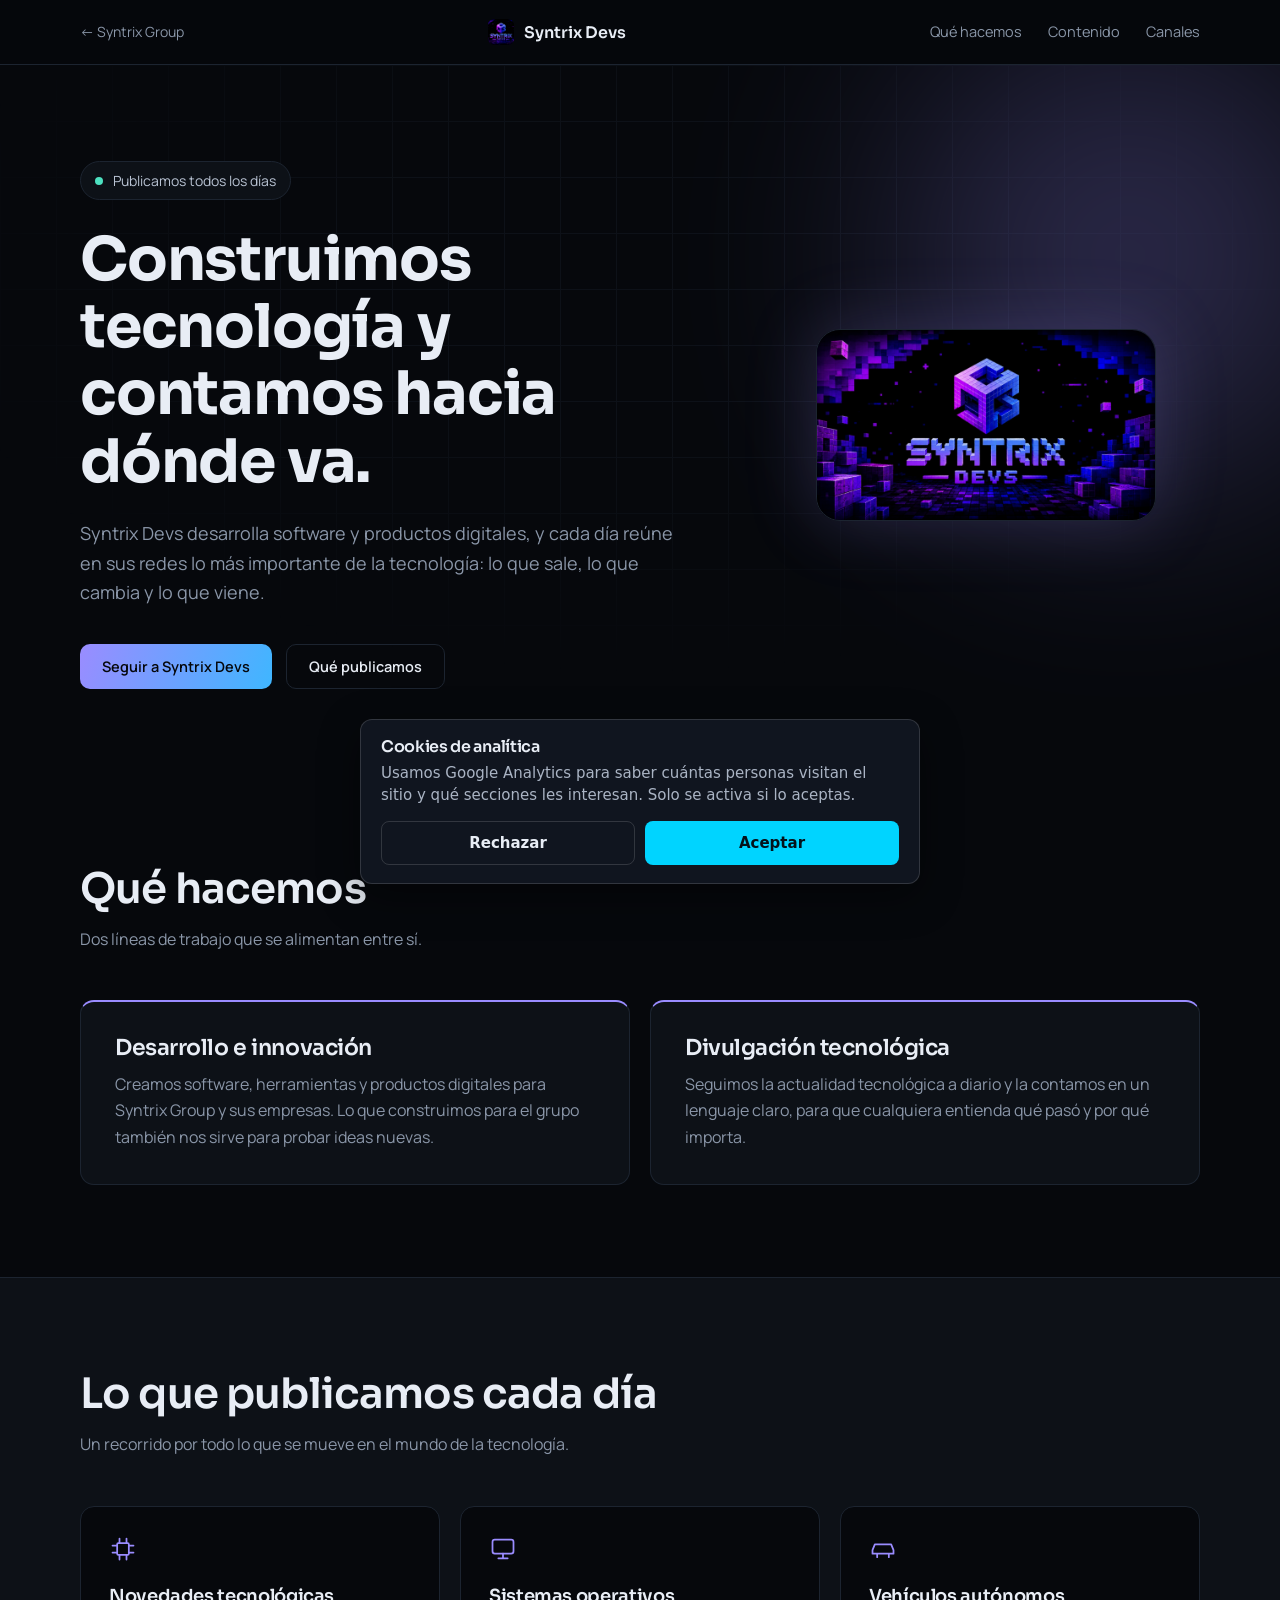
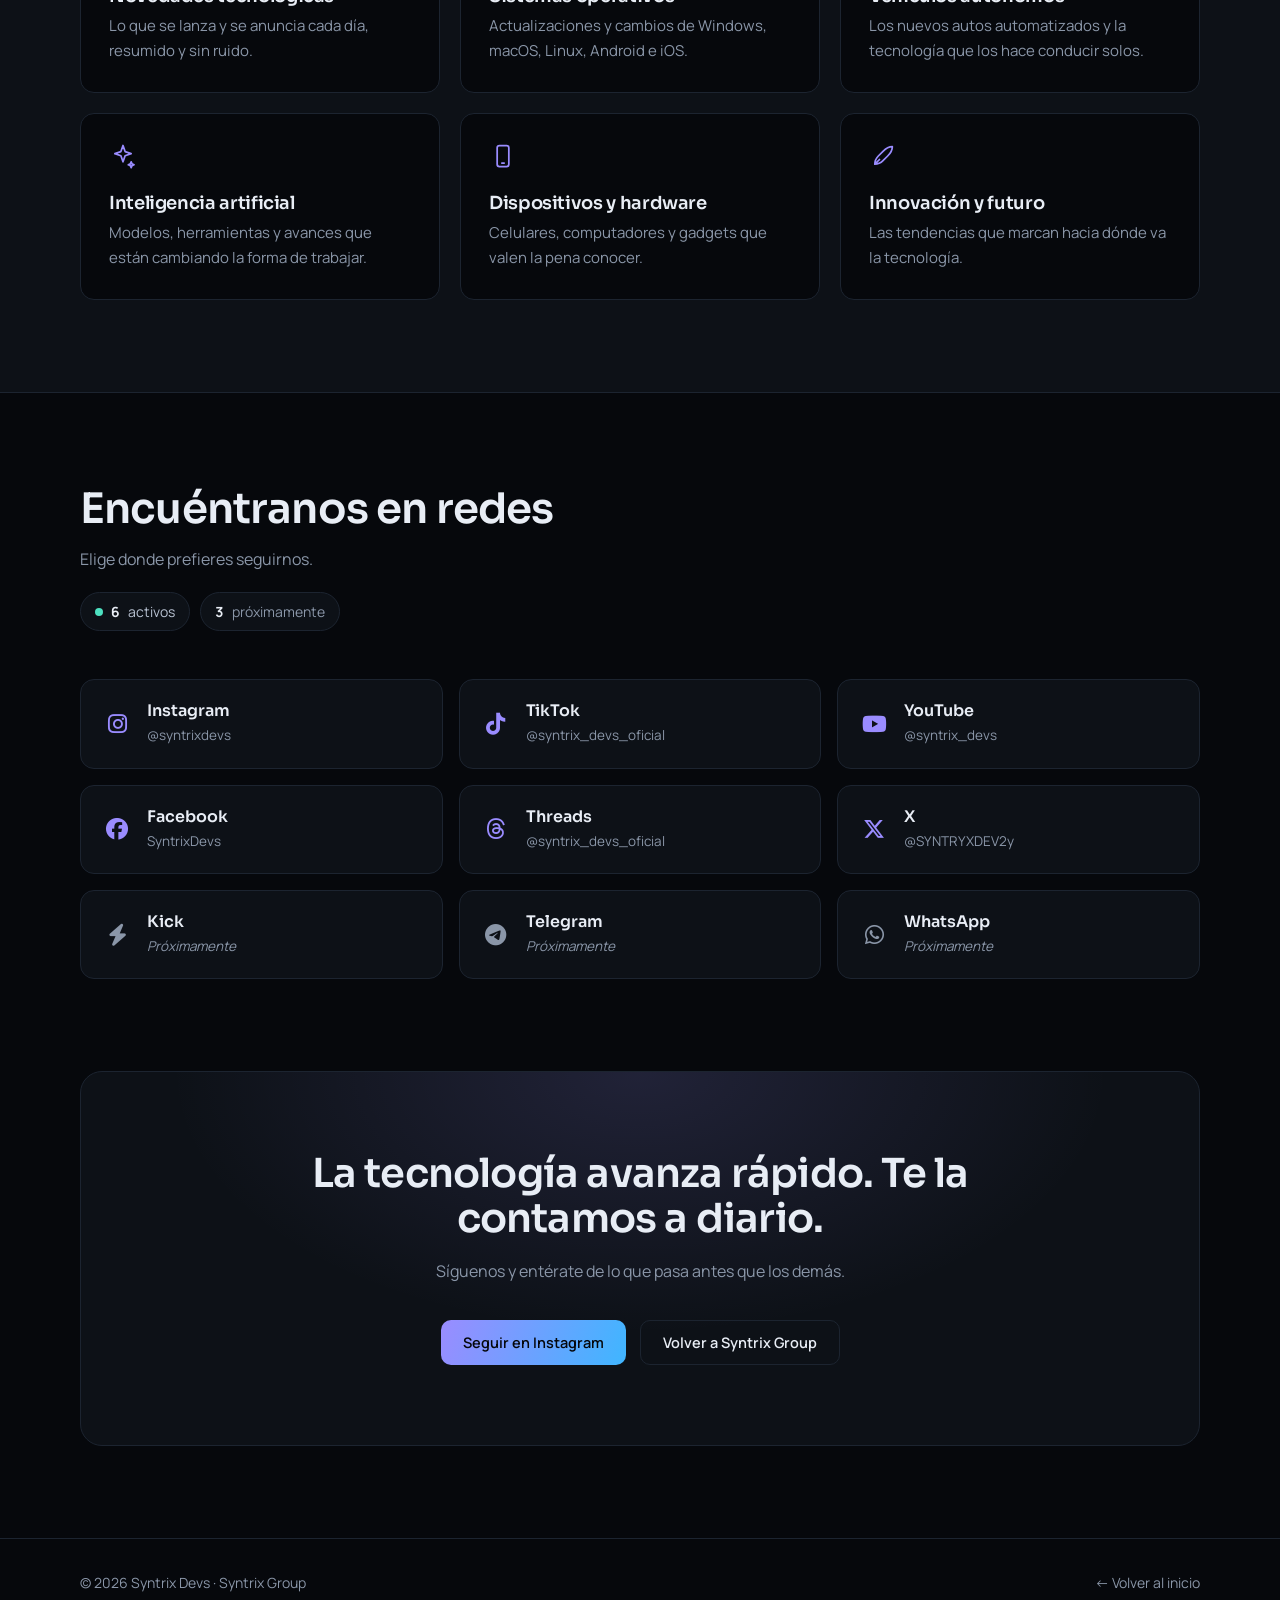
<file: html/devs.html>
<!DOCTYPE html>
<html lang="es">
<head>
<meta charset="UTF-8">
<meta name="viewport" content="width=device-width, initial-scale=1, viewport-fit=cover">
<title>Syntrix Devs — Tecnología todos los días</title>
<link rel="icon" type="image/png" href="../logos/syntrix-devs.png">
<link rel="preconnect" href="https://fonts.googleapis.com">
<link rel="preconnect" href="https://fonts.gstatic.com" crossorigin>
<link href="https://fonts.googleapis.com/css2?family=Sora:wght@500;600;700&family=Manrope:wght@400;500;600&display=swap" rel="stylesheet">
<link rel="stylesheet" href="https://cdnjs.cloudflare.com/ajax/libs/font-awesome/6.5.2/css/all.min.css">
<link rel="stylesheet" href="../css/tokens.css">
<link rel="stylesheet" href="../css/devs.css">
<link rel="stylesheet" href="../css/extras.css">
</head>
<body>

<nav class="nav"><div class="wrap">
  <a href="../index.html" class="back">← Syntrix Group</a>
  <a href="devs.html" class="brand"><img src="../logos/syntrix-devs.png" alt="" onerror="this.remove()">Syntrix Devs</a>
  <ul>
    <li><a href="#hacemos">Qué hacemos</a></li>
    <li><a href="#contenido">Contenido</a></li>
    <li><a href="#canales">Canales</a></li>
  </ul>
</div></nav>

<header class="hero" id="inicio">
  <div class="glow"></div>
  <div class="wrap hero__grid">
    <div>
      <p class="live"><i></i>Publicamos todos los días</p>
      <h1>Construimos tecnología y contamos hacia dónde va.</h1>
      <p class="lead">Syntrix Devs desarrolla software y productos digitales, y cada día reúne en sus redes lo más importante de la tecnología: lo que sale, lo que cambia y lo que viene.</p>
      <div class="cta">
        <a href="#canales" class="btn btn--main">Seguir a Syntrix Devs</a>
        <a href="#contenido" class="btn">Qué publicamos</a>
      </div>
    </div>
    <div class="hero__logo"><img src="../logos/syntrix-devs.png" alt="Logo de Syntrix Devs"></div>
  </div>
</header>

<section id="hacemos"><div class="wrap">
  <div class="head rv"><h2>Qué hacemos</h2><p>Dos líneas de trabajo que se alimentan entre sí.</p></div>
  <div class="two">
    <article class="box rv">
      <h3>Desarrollo e innovación</h3>
      <p>Creamos software, herramientas y productos digitales para Syntrix Group y sus empresas. Lo que construimos para el grupo también nos sirve para probar ideas nuevas.</p>
    </article>
    <article class="box rv">
      <h3>Divulgación tecnológica</h3>
      <p>Seguimos la actualidad tecnológica a diario y la contamos en un lenguaje claro, para que cualquiera entienda qué pasó y por qué importa.</p>
    </article>
  </div>
</div></section>

<section id="contenido" class="alt"><div class="wrap">
  <div class="head rv"><h2>Lo que publicamos cada día</h2><p>Un recorrido por todo lo que se mueve en el mundo de la tecnología.</p></div>
  <div class="grid3">
    <div class="card rv"><svg viewBox="0 0 24 24"><rect x="7" y="7" width="10" height="10" rx="1"/><path d="M9 3v4M15 3v4M9 17v4M15 17v4M3 9h4M3 15h4M17 9h4M17 15h4"/></svg><h3>Novedades tecnológicas</h3><p>Lo que se lanza y se anuncia cada día, resumido y sin ruido.</p></div>
    <div class="card rv"><svg viewBox="0 0 24 24"><rect x="3" y="4" width="18" height="12" rx="2"/><path d="M8 20h8M12 16v4"/></svg><h3>Sistemas operativos</h3><p>Actualizaciones y cambios de Windows, macOS, Linux, Android e iOS.</p></div>
    <div class="card rv"><svg viewBox="0 0 24 24"><path d="M3 16v-3l2-5h14l2 5v3zM3 16h18M7 19v-3M17 19v-3"/></svg><h3>Vehículos autónomos</h3><p>Los nuevos autos automatizados y la tecnología que los hace conducir solos.</p></div>
    <div class="card rv"><svg viewBox="0 0 24 24"><path d="M12 3l1.8 5.2L19 10l-5.2 1.8L12 17l-1.8-5.2L5 10l5.2-1.8zM19 17l.7 1.8 1.8.7-1.8.7L19 22l-.7-1.8-1.8-.7 1.8-.7z"/></svg><h3>Inteligencia artificial</h3><p>Modelos, herramientas y avances que están cambiando la forma de trabajar.</p></div>
    <div class="card rv"><svg viewBox="0 0 24 24"><rect x="7" y="3" width="10" height="18" rx="2"/><path d="M11 18h2"/></svg><h3>Dispositivos y hardware</h3><p>Celulares, computadores y gadgets que valen la pena conocer.</p></div>
    <div class="card rv"><svg viewBox="0 0 24 24"><path d="M5 19c0-3 1-5 3-7l4-4c3-3 6-4 8-4 0 2-1 5-4 8l-4 4c-2 2-4 3-7 3zM9 15l-4 4"/></svg><h3>Innovación y futuro</h3><p>Las tendencias que marcan hacia dónde va la tecnología.</p></div>
  </div>
</div></section>

<section id="canales"><div class="wrap">
  <div class="head rv"><h2>Encuéntranos en redes</h2><p>Elige donde prefieres seguirnos.</p>
<div class="counts">
  <span class="pill pill--on"><i></i><b id="count">0</b> activos</span>
  <span class="pill"><b id="count-soon">0</b> próximamente</span>
</div></div>
  <div class="channels" id="grid"></div>
</div></section>

<section style="padding-top:0"><div class="wrap">
  <div class="final rv">
    <h2>La tecnología avanza rápido. Te la contamos a diario.</h2>
    <p>Síguenos y entérate de lo que pasa antes que los demás.</p>
    <div class="cta">
      <a class="btn btn--main" href="https://www.instagram.com/syntrixdevs" target="_blank" rel="noopener">Seguir en Instagram</a>
      <a class="btn" href="../index.html">Volver a Syntrix Group</a>
    </div>
  </div>
</div></section>

<footer><div class="wrap">
  <span>© <span id="y"></span> Syntrix Devs · Syntrix Group</span>
  <a href="../index.html">← Volver al inicio</a>
</div></footer>
<script src="../js/cookies.js" defer data-ga-id="G-WTR79DTR7F"></script>
<script src="../js/devs.js"></script>
<script src="../js/extras.js"></script>
</body>
</html>
</file>
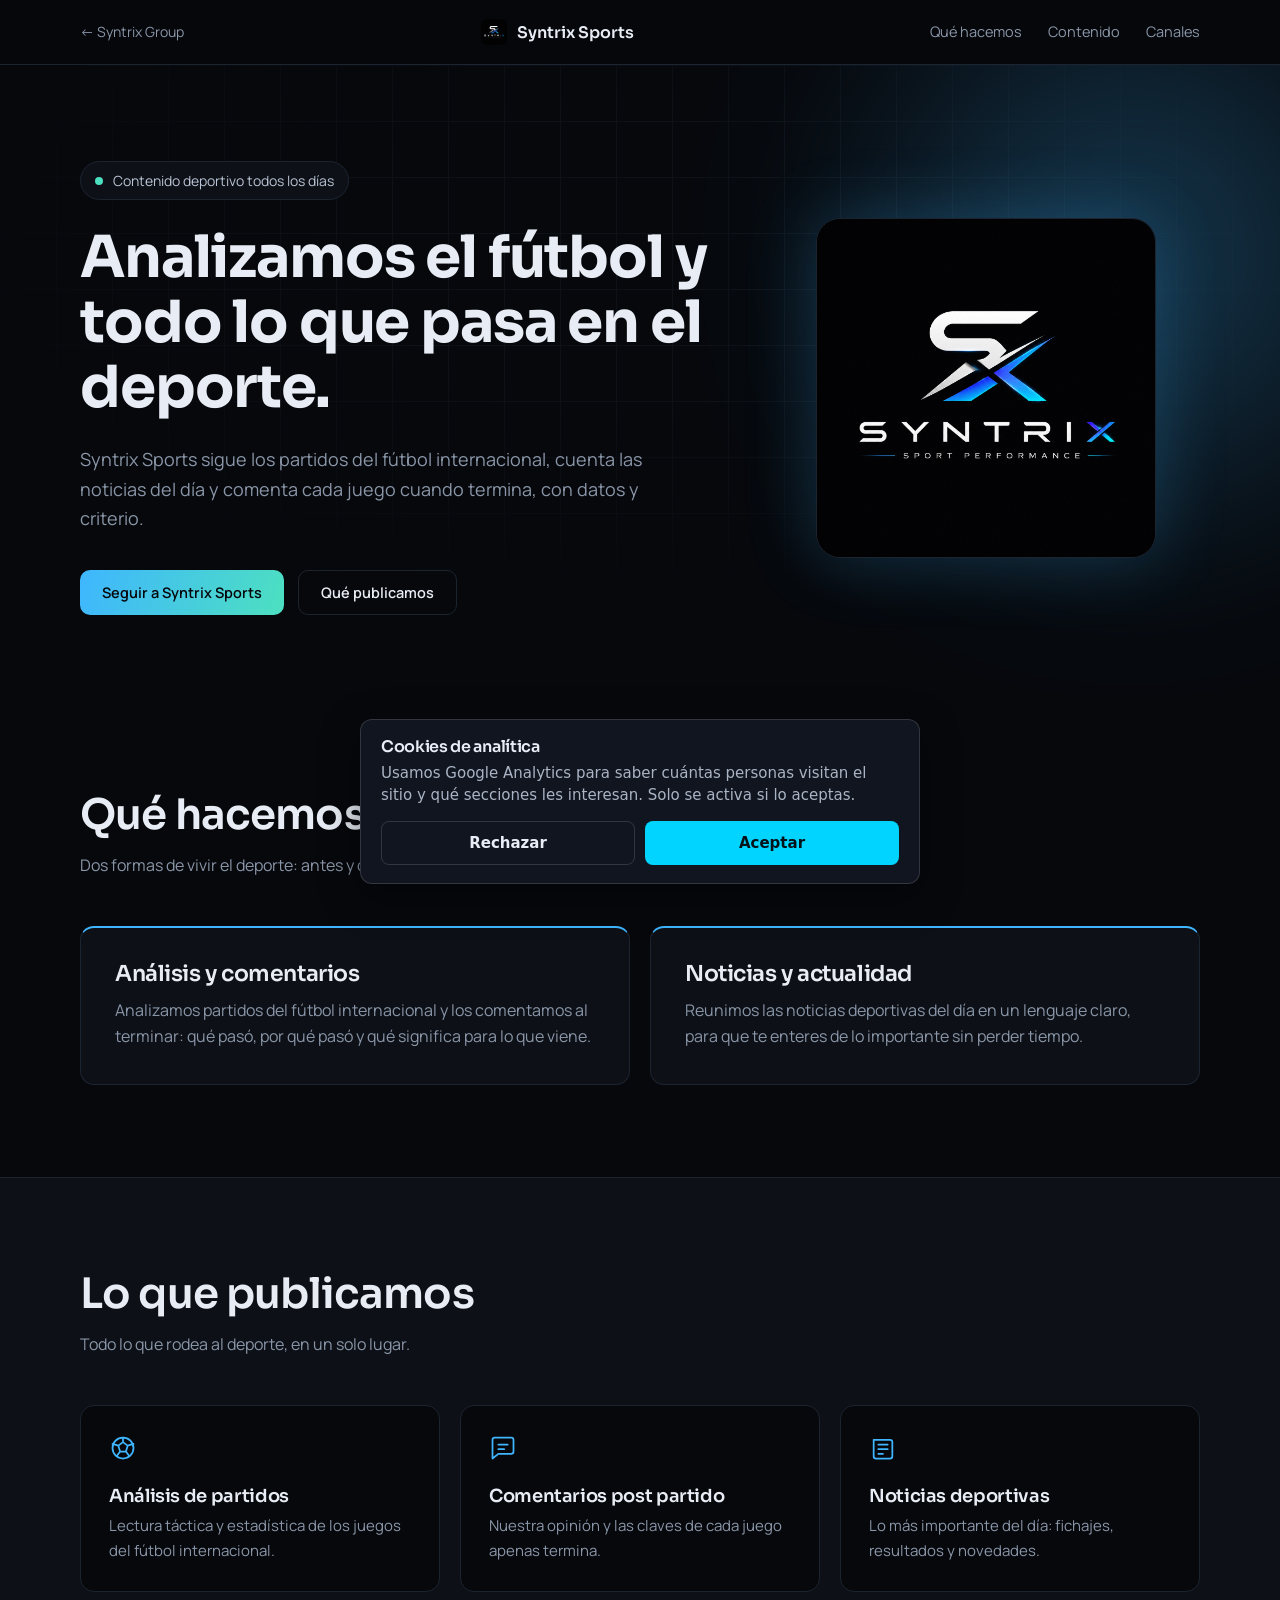
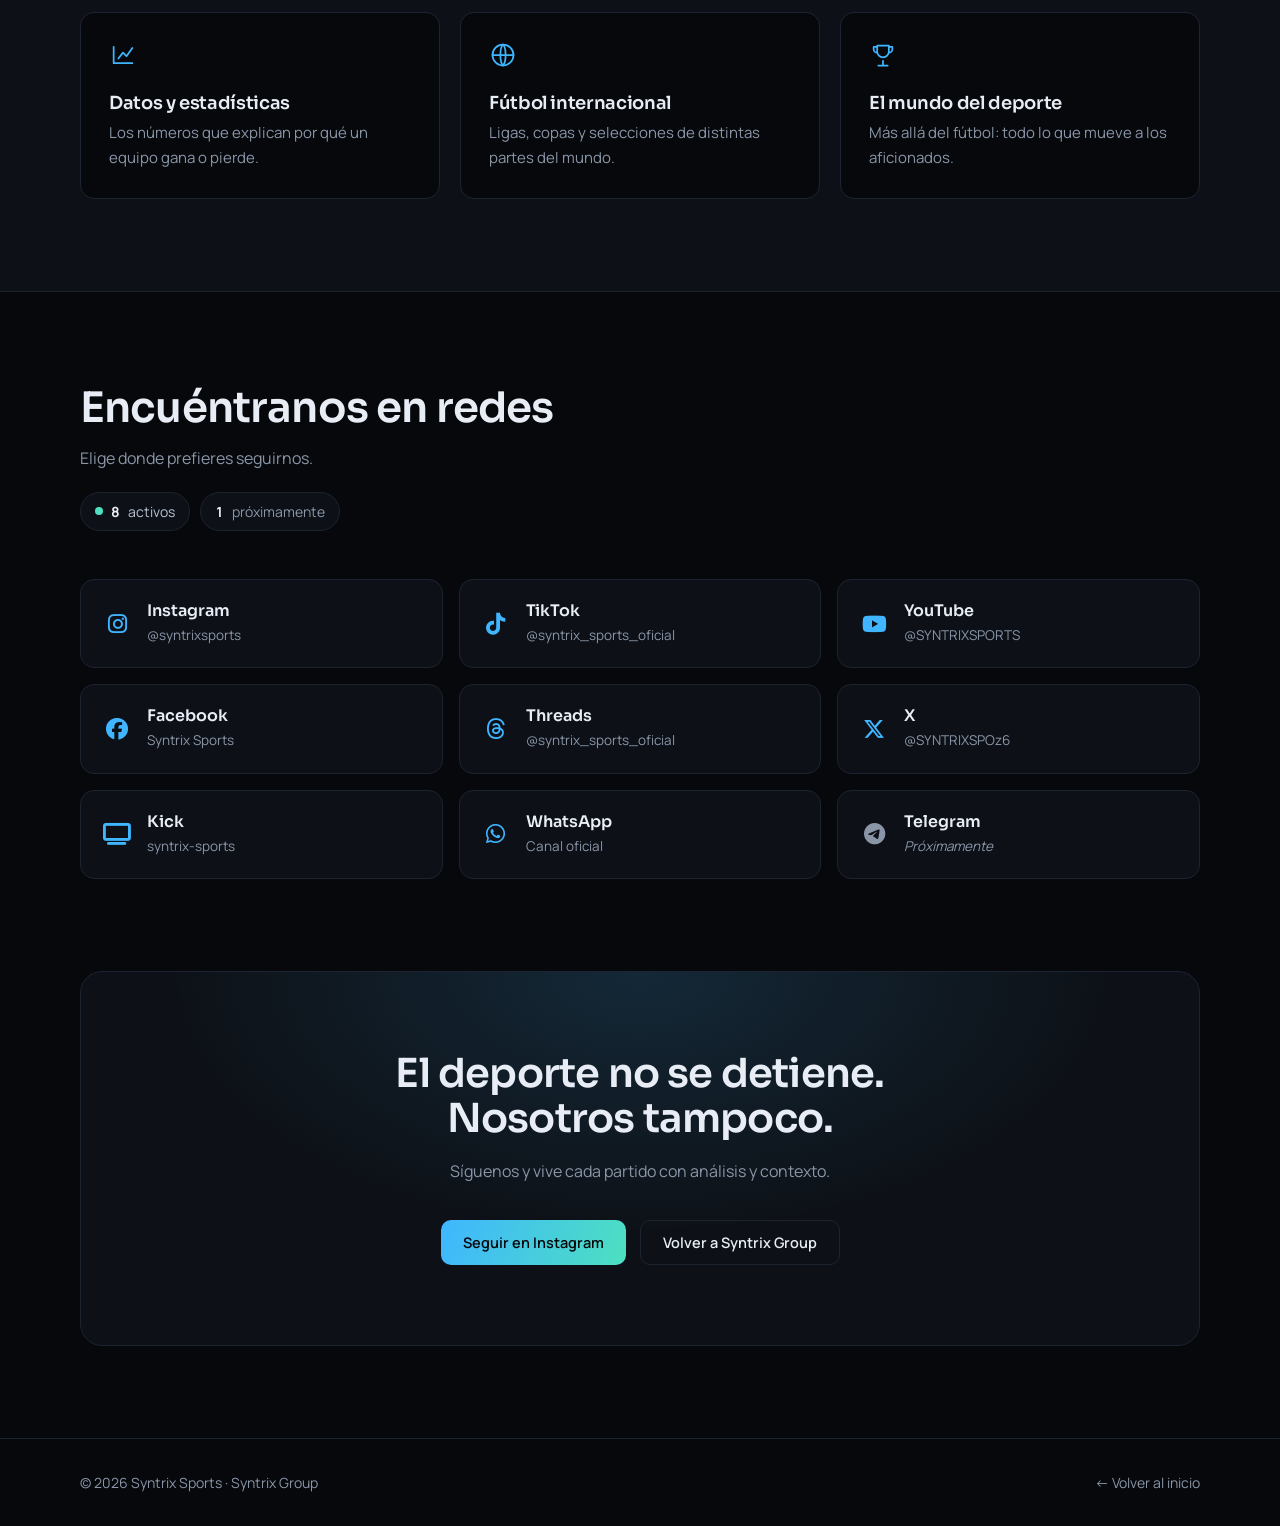
<file: html/sports.html>
<!DOCTYPE html>
<html lang="es">
<head>
<meta charset="UTF-8">
<meta name="viewport" content="width=device-width, initial-scale=1, viewport-fit=cover">
<title>Syntrix Sports — El fútbol y el deporte, a diario</title>
<link rel="icon" type="image/png" href="../logos/syntrix-sports.png">
<link rel="preconnect" href="https://fonts.googleapis.com">
<link rel="preconnect" href="https://fonts.gstatic.com" crossorigin>
<link href="https://fonts.googleapis.com/css2?family=Sora:wght@500;600;700&family=Manrope:wght@400;500;600&display=swap" rel="stylesheet">
<link rel="stylesheet" href="https://cdnjs.cloudflare.com/ajax/libs/font-awesome/6.5.2/css/all.min.css">
<link rel="stylesheet" href="../css/tokens.css">
<link rel="stylesheet" href="../css/sports.css">
<link rel="stylesheet" href="../css/extras.css">
</head>
<body>

<nav class="nav"><div class="wrap">
  <a href="../index.html" class="back">← Syntrix Group</a>
  <a href="sports.html" class="brand"><img src="../logos/syntrix-sports.png" alt="" onerror="this.remove()">Syntrix Sports</a>
  <ul>
    <li><a href="#hacemos">Qué hacemos</a></li>
    <li><a href="#contenido">Contenido</a></li>
    <li><a href="#canales">Canales</a></li>
  </ul>
</div></nav>

<header class="hero" id="inicio">
  <div class="glow"></div>
  <div class="wrap hero__grid">
    <div>
      <p class="live"><i></i>Contenido deportivo todos los días</p>
      <h1>Analizamos el fútbol y todo lo que pasa en el deporte.</h1>
      <p class="lead">Syntrix Sports sigue los partidos del fútbol internacional, cuenta las noticias del día y comenta cada juego cuando termina, con datos y criterio.</p>
      <div class="cta">
        <a href="#canales" class="btn btn--main">Seguir a Syntrix Sports</a>
        <a href="#contenido" class="btn">Qué publicamos</a>
      </div>
    </div>
    <div class="hero__logo"><img src="../logos/syntrix-sports.png" alt="Logo de Syntrix Sports"></div>
  </div>
</header>

<section id="hacemos"><div class="wrap">
  <div class="head rv"><h2>Qué hacemos</h2><p>Dos formas de vivir el deporte: antes y después del pitazo.</p></div>
  <div class="two">
    <article class="box rv">
      <h3>Análisis y comentarios</h3>
      <p>Analizamos partidos del fútbol internacional y los comentamos al terminar: qué pasó, por qué pasó y qué significa para lo que viene.</p>
    </article>
    <article class="box rv">
      <h3>Noticias y actualidad</h3>
      <p>Reunimos las noticias deportivas del día en un lenguaje claro, para que te enteres de lo importante sin perder tiempo.</p>
    </article>
  </div>
</div></section>

<section id="contenido" class="alt"><div class="wrap">
  <div class="head rv"><h2>Lo que publicamos</h2><p>Todo lo que rodea al deporte, en un solo lugar.</p></div>
  <div class="grid3">
    <div class="card rv"><svg viewBox="0 0 24 24"><circle cx="12" cy="12" r="9"/><path d="M12 7l4 3-1.5 5h-5L8 10zM12 3v4M16 10l5-1.5M14.5 15l3 4M9.5 15l-3 4M8 10L3 8.5"/></svg><h3>Análisis de partidos</h3><p>Lectura táctica y estadística de los juegos del fútbol internacional.</p></div>
    <div class="card rv"><svg viewBox="0 0 24 24"><path d="M21 15a2 2 0 01-2 2H8l-5 4V5a2 2 0 012-2h14a2 2 0 012 2z"/><path d="M8 9h8M8 13h5"/></svg><h3>Comentarios post partido</h3><p>Nuestra opinión y las claves de cada juego apenas termina.</p></div>
    <div class="card rv"><svg viewBox="0 0 24 24"><path d="M4 5h14a2 2 0 012 2v12a2 2 0 01-2 2H6a2 2 0 01-2-2zM8 9h8M8 13h8M8 17h4"/></svg><h3>Noticias deportivas</h3><p>Lo más importante del día: fichajes, resultados y novedades.</p></div>
    <div class="card rv"><svg viewBox="0 0 24 24"><path d="M4 19V5M4 19h16M8 15l4-5 3 3 5-7"/></svg><h3>Datos y estadísticas</h3><p>Los números que explican por qué un equipo gana o pierde.</p></div>
    <div class="card rv"><svg viewBox="0 0 24 24"><circle cx="12" cy="12" r="9"/><path d="M3 12h18M12 3c3 3 3 15 0 18M12 3c-3 3-3 15 0 18"/></svg><h3>Fútbol internacional</h3><p>Ligas, copas y selecciones de distintas partes del mundo.</p></div>
    <div class="card rv"><svg viewBox="0 0 24 24"><path d="M8 21h8M12 17v4M7 4h10v5a5 5 0 01-10 0zM17 5h3v2a3 3 0 01-3 3M7 5H4v2a3 3 0 003 3"/></svg><h3>El mundo del deporte</h3><p>Más allá del fútbol: todo lo que mueve a los aficionados.</p></div>
  </div>
</div></section>

<section id="canales"><div class="wrap">
  <div class="head rv"><h2>Encuéntranos en redes</h2><p>Elige donde prefieres seguirnos.</p>
    <div class="counts">
      <span class="pill pill--on"><i></i><b id="count">0</b> activos</span>
      <span class="pill"><b id="count-soon">0</b> próximamente</span>
    </div>
  </div>
  <div class="channels" id="grid"></div>
</div></section>

<section style="padding-top:0"><div class="wrap">
  <div class="final rv">
    <h2>El deporte no se detiene. Nosotros tampoco.</h2>
    <p>Síguenos y vive cada partido con análisis y contexto.</p>
    <div class="cta">
      <a class="btn btn--main" href="https://www.instagram.com/syntrixsports" target="_blank" rel="noopener">Seguir en Instagram</a>
      <a class="btn" href="../index.html">Volver a Syntrix Group</a>
    </div>
  </div>
</div></section>

<footer><div class="wrap">
  <span>© <span id="y"></span> Syntrix Sports · Syntrix Group</span>
  <a href="../index.html">← Volver al inicio</a>
</div></footer>
<script src="../js/cookies.js" defer data-ga-id="G-8V5G4SW584"></script>
<script src="../js/sports.js"></script>
<script src="../js/extras.js"></script>
</body>
</html>
</file>
<file: css/tokens.css>
:root{
  /* Base */
  --bg:#06080c;
  --surface:#0d1117;
  --surface2:#121823;
  --line:#1c2430;
  --text:#e8edf5;
  --muted:#8a96a8;

  /* Marca */
  --devs:#9a8cff;      /* violeta · Syntrix Devs */
  --sports:#3fb6ff;    /* azul · Syntrix Sports */
  --mint:#4de0c0;      /* menta · Syntrix Group */

  /* Tipografía */
  --display:'Sora',system-ui,sans-serif;
  --body:'Manrope',system-ui,sans-serif;

  /* Alias de la versión anterior (para devs.html, sports.html y otros archivos) */
  --panel:var(--surface);
  --accent:var(--mint);
  --accent-dim:#2f8f78;
  --accent-2:var(--devs);
  --font-display:var(--display);
  --font-body:var(--body);

  color-scheme:dark;
  box-sizing:border-box;
  padding-top:env(safe-area-inset-top,0px);
  padding-bottom:env(safe-area-inset-bottom,0px);
}
</file>
<file: css/devs.css>
*,*::before,*::after{box-sizing:inherit}
html{scroll-behavior:smooth;scroll-padding-top:84px}
body{margin:0;background:var(--bg);color:var(--text);font:16px/1.65 var(--body);-webkit-font-smoothing:antialiased;overflow-x:hidden}
a{color:inherit;text-decoration:none}
img{max-width:100%;display:block}
:focus-visible{outline:2px solid var(--devs);outline-offset:3px;border-radius:6px}
.wrap{width:min(1120px,100% - 40px);margin-inline:auto}
h1,h2,h3{font-family:var(--display);line-height:1.12;margin:0;letter-spacing:-.02em}
p{margin:0}

/* nav */
.nav{position:sticky;top:env(safe-area-inset-top,0px);z-index:20;background:rgba(6,8,12,.78);backdrop-filter:blur(14px);border-bottom:1px solid var(--line)}
.nav .wrap{display:flex;align-items:center;justify-content:space-between;gap:20px;height:64px}
.back{font-size:14px;color:var(--muted);transition:color .2s}
.back:hover{color:var(--text)}
.brand{font:600 16px var(--display);display:flex;align-items:center;gap:10px}
.brand img{height:26px;width:26px;border-radius:6px;object-fit:cover}
.nav ul{display:flex;gap:26px;list-style:none;margin:0;padding:0;font-size:14.5px;color:var(--muted)}
.nav ul a:hover{color:var(--text)}
.btn{display:inline-flex;align-items:center;gap:8px;padding:12px 22px;border-radius:10px;font:600 14.5px var(--body);border:1px solid var(--line);transition:border-color .2s,background .2s,filter .2s}
.btn:hover{border-color:#34425a;background:var(--surface2)}
.btn--main{background:linear-gradient(110deg,var(--devs),var(--sports));color:#05070b;border:0}
.btn--main:hover{background:linear-gradient(110deg,var(--devs),var(--sports));filter:brightness(1.08)}

/* hero */
.hero{position:relative;padding:96px 0 84px;overflow:hidden;isolation:isolate}
.hero::before{content:"";position:absolute;inset:0;z-index:-2;
background-image:linear-gradient(var(--line) 1px,transparent 1px),linear-gradient(90deg,var(--line) 1px,transparent 1px);
background-size:56px 56px;opacity:.35;mask-image:radial-gradient(ellipse 70% 70% at 50% 30%,#000 30%,transparent 80%);-webkit-mask-image:radial-gradient(ellipse 70% 70% at 50% 30%,#000 30%,transparent 80%)}
.glow{position:absolute;z-index:-1;width:460px;height:460px;border-radius:50%;background:var(--devs);filter:blur(120px);opacity:.25;right:-80px;top:-40px;animation:drift 18s ease-in-out infinite alternate}
@keyframes drift{to{transform:translate(-50px,40px)}}
.hero__grid{display:grid;grid-template-columns:1.2fr .8fr;gap:48px;align-items:center}
.live{display:inline-flex;align-items:center;gap:10px;font-size:14px;color:#b9c3d3;padding:7px 14px;border:1px solid var(--line);border-radius:999px;background:var(--surface);margin-bottom:26px}
.live i{width:8px;height:8px;border-radius:50%;background:var(--mint);box-shadow:0 0 0 0 rgba(77,224,192,.6);animation:ping 2.4s ease-out infinite}
@keyframes ping{70%,100%{box-shadow:0 0 0 10px rgba(77,224,192,0)}}
.hero h1{font-size:clamp(34px,5vw,60px);font-weight:700;max-width:16ch}
.hero .lead{margin-top:24px;max-width:54ch;color:var(--muted);font-size:clamp(16px,1.5vw,18px)}
.cta{display:flex;flex-wrap:wrap;gap:14px;margin-top:36px}
.hero__logo{display:grid;place-items:center}
.hero__logo img{width:min(340px,100%);border-radius:24px;border:1px solid var(--line);box-shadow:0 0 70px rgba(154,140,255,.22);animation:float 7s ease-in-out infinite alternate}
@keyframes float{to{transform:translateY(-12px)}}

/* sections */
section{padding:92px 0}
section.alt{background:var(--surface);border-block:1px solid var(--line)}
.head{max-width:640px;margin-bottom:48px}
.head h2{font-size:clamp(28px,4vw,42px);font-weight:600}
.head p{margin-top:14px;color:var(--muted)}
.two{display:grid;grid-template-columns:1fr 1fr;gap:20px}
.box{padding:34px;background:var(--surface);border:1px solid var(--line);border-top:2px solid var(--devs);border-radius:14px}
.box h3{font-size:22px;font-weight:600;margin-bottom:10px}
.box p{color:var(--muted)}
.grid3{display:grid;grid-template-columns:repeat(3,1fr);gap:20px}
.card{padding:28px;background:var(--bg);border:1px solid var(--line);border-radius:14px;transition:border-color .25s}
.card:hover{border-color:color-mix(in srgb,var(--devs) 55%,var(--line))}
.card svg{width:28px;height:28px;stroke:var(--devs);fill:none;stroke-width:1.5;stroke-linecap:round;stroke-linejoin:round;margin-bottom:16px}
.card h3{font-size:18px;font-weight:600;margin-bottom:8px}
.card p{font-size:15px;color:var(--muted)}

/* channels */
.channels{display:grid;grid-template-columns:repeat(3,1fr);gap:16px}
.ch{display:flex;align-items:center;gap:16px;padding:20px 22px;background:var(--surface);border:1px solid var(--line);border-radius:14px;transition:border-color .25s,transform .25s}
a.ch:hover{border-color:var(--devs);transform:translateY(-3px)}
.ch i{font-size:22px;width:28px;text-align:center;color:var(--devs)}
.ch b{display:block;font:600 16px var(--display)}
.ch small{color:var(--muted);font-size:13.5px}
.ch.soon{opacity:.55}
.ch.soon i{color:var(--muted)}

.final{text-align:center;padding:80px 24px;border:1px solid var(--line);border-radius:22px;background:radial-gradient(ellipse 60% 100% at 50% 0,rgba(154,140,255,.14),transparent 70%),var(--surface)}
.final h2{font-size:clamp(26px,3.8vw,40px);font-weight:600;max-width:22ch;margin-inline:auto}
.final p{color:var(--muted);margin:16px auto 0;max-width:46ch}
.final .cta{justify-content:center}

footer{border-top:1px solid var(--line);padding:32px 0;color:var(--muted);font-size:14px}
footer .wrap{display:flex;flex-wrap:wrap;justify-content:space-between;gap:12px}
footer a:hover{color:var(--devs)}

@media(max-width:860px){
.hero__grid,.two,.grid3,.channels{grid-template-columns:1fr}
.hero__logo{order:-1}.hero__logo img{width:180px}
.nav ul{display:none}
section{padding:68px 0}.hero{padding:64px 0 56px}}
@media(prefers-reduced-motion:reduce){.glow,.live i,.hero__logo img{animation:none}html{scroll-behavior:auto}}
.rv{opacity:0;transform:translateY(14px);transition:opacity .7s,transform .7s}
.rv.in{opacity:1;transform:none}
@media(prefers-reduced-motion:reduce){.rv{opacity:1;transform:none;transition:none}}
.counts{display:flex;flex-wrap:wrap;gap:10px;margin-top:20px}
.pill{display:inline-flex;align-items:center;gap:8px;padding:7px 14px;border:1px solid var(--line);border-radius:999px;font-size:14px;color:var(--muted);background:var(--surface)}
.pill b{color:var(--text);font-variant-numeric:tabular-nums}
.pill--on{color:#b9c3d3}
.pill--on i{width:8px;height:8px;border-radius:50%;background:var(--mint)}
.ch.soon small{font-style:italic}
</file>
<file: css/extras.css>
/* Barra de scroll personalizada */
html{scrollbar-width:thin;scrollbar-color:#8b7cff #0a0e15}
::-webkit-scrollbar{width:12px;height:12px}
::-webkit-scrollbar-track{background:#0a0e15;border-left:1px solid #141b27}
::-webkit-scrollbar-thumb{
  background:linear-gradient(180deg,#a78bfa 0%,#7c6cff 35%,#4aa8ff 70%,#3fd0ff 100%);
  border-radius:999px;
  border:2px solid #0a0e15;
  min-height:48px;
}
::-webkit-scrollbar-thumb:hover{
  background:linear-gradient(180deg,#b79cff 0%,#8b7cff 35%,#5cb8ff 70%,#55dcff 100%);
}
::-webkit-scrollbar-thumb:active{
  background:linear-gradient(180deg,#c4adff 0%,#9a8cff 35%,#6ec4ff 70%,#6de4ff 100%);
}
::-webkit-scrollbar-corner{background:#0a0e15}

/* Botón para subir */
.to-top{position:fixed;right:max(20px,env(safe-area-inset-right,0px));bottom:calc(20px + env(safe-area-inset-bottom,0px));z-index:30;
width:48px;height:48px;display:grid;place-items:center;padding:0;border-radius:14px;cursor:pointer;
color:var(--text);background:rgba(13,17,23,.8);backdrop-filter:blur(12px);-webkit-backdrop-filter:blur(12px);
border:1px solid var(--line);box-shadow:0 8px 28px rgba(0,0,0,.4);
opacity:0;visibility:hidden;transform:translateY(12px);
transition:opacity .3s,transform .3s,visibility .3s,border-color .2s,box-shadow .2s}
.to-top.show{opacity:1;visibility:visible;transform:none}
.to-top:hover{border-color:var(--btt,var(--sports));box-shadow:0 8px 28px rgba(0,0,0,.4),0 0 24px color-mix(in srgb,var(--btt,var(--sports)) 35%,transparent)}
.to-top:focus-visible{outline:2px solid var(--btt,var(--sports));outline-offset:3px}
.to-top svg{width:20px;height:20px;stroke:currentColor;fill:none;stroke-width:2;stroke-linecap:round;stroke-linejoin:round;transition:transform .2s}
.to-top:hover svg{transform:translateY(-2px)}
@media(prefers-reduced-motion:reduce){.to-top,.to-top svg{transition:none}}
</file>
<file: css/sports.css>
:root{--btt:var(--sports)}
*,*::before,*::after{box-sizing:inherit}
html{scroll-behavior:smooth;scroll-padding-top:84px}
body{margin:0;background:var(--bg);color:var(--text);font:16px/1.65 var(--body);-webkit-font-smoothing:antialiased;overflow-x:hidden}
a{color:inherit;text-decoration:none}
img{max-width:100%;display:block}
:focus-visible{outline:2px solid var(--sports);outline-offset:3px;border-radius:6px}
.wrap{width:min(1120px,100% - 40px);margin-inline:auto}
h1,h2,h3{font-family:var(--display);line-height:1.12;margin:0;letter-spacing:-.02em}
p{margin:0}

/* nav */
.nav{position:sticky;top:env(safe-area-inset-top,0px);z-index:20;background:rgba(6,8,12,.78);backdrop-filter:blur(14px);border-bottom:1px solid var(--line)}
.nav .wrap{display:flex;align-items:center;justify-content:space-between;gap:20px;height:64px}
.back{font-size:14px;color:var(--muted);transition:color .2s}
.back:hover{color:var(--text)}
.brand{font:600 16px var(--display);display:flex;align-items:center;gap:10px}
.brand img{height:26px;width:26px;border-radius:6px;object-fit:cover}
.nav ul{display:flex;gap:26px;list-style:none;margin:0;padding:0;font-size:14.5px;color:var(--muted)}
.nav ul a:hover{color:var(--text)}
.btn{display:inline-flex;align-items:center;gap:8px;padding:12px 22px;border-radius:10px;font:600 14.5px var(--body);border:1px solid var(--line);transition:border-color .2s,background .2s,filter .2s}
.btn:hover{border-color:#34425a;background:var(--surface2)}
.btn--main{background:linear-gradient(110deg,var(--sports),var(--mint));color:#05070b;border:0}
.btn--main:hover{background:linear-gradient(110deg,var(--sports),var(--mint));filter:brightness(1.08)}

/* hero */
.hero{position:relative;padding:96px 0 84px;overflow:hidden;isolation:isolate}
.hero::before{content:"";position:absolute;inset:0;z-index:-2;
background-image:linear-gradient(var(--line) 1px,transparent 1px),linear-gradient(90deg,var(--line) 1px,transparent 1px);
background-size:56px 56px;opacity:.35;mask-image:radial-gradient(ellipse 70% 70% at 50% 30%,#000 30%,transparent 80%);-webkit-mask-image:radial-gradient(ellipse 70% 70% at 50% 30%,#000 30%,transparent 80%)}
.glow{position:absolute;z-index:-1;width:460px;height:460px;border-radius:50%;background:var(--sports);filter:blur(120px);opacity:.25;right:-80px;top:-40px;animation:drift 18s ease-in-out infinite alternate}
@keyframes drift{to{transform:translate(-50px,40px)}}
.hero__grid{display:grid;grid-template-columns:1.2fr .8fr;gap:48px;align-items:center}
.live{display:inline-flex;align-items:center;gap:10px;font-size:14px;color:#b9c3d3;padding:7px 14px;border:1px solid var(--line);border-radius:999px;background:var(--surface);margin-bottom:26px}
.live i{width:8px;height:8px;border-radius:50%;background:var(--mint);box-shadow:0 0 0 0 rgba(77,224,192,.6);animation:ping 2.4s ease-out infinite}
@keyframes ping{70%,100%{box-shadow:0 0 0 10px rgba(77,224,192,0)}}
.hero h1{font-size:clamp(34px,5vw,58px);font-weight:700;max-width:17ch}
.hero .lead{margin-top:24px;max-width:54ch;color:var(--muted);font-size:clamp(16px,1.5vw,18px)}
.cta{display:flex;flex-wrap:wrap;gap:14px;margin-top:36px}
.hero__logo{display:grid;place-items:center}
.hero__logo img{width:min(340px,100%);border-radius:24px;border:1px solid var(--line);box-shadow:0 0 70px rgba(63,182,255,.24);animation:float 7s ease-in-out infinite alternate}
@keyframes float{to{transform:translateY(-12px)}}

/* sections */
section{padding:92px 0}
section.alt{background:var(--surface);border-block:1px solid var(--line)}
.head{max-width:640px;margin-bottom:48px}
.head h2{font-size:clamp(28px,4vw,42px);font-weight:600}
.head p{margin-top:14px;color:var(--muted)}
.two{display:grid;grid-template-columns:1fr 1fr;gap:20px}
.box{padding:34px;background:var(--surface);border:1px solid var(--line);border-top:2px solid var(--sports);border-radius:14px}
.box h3{font-size:22px;font-weight:600;margin-bottom:10px}
.box p{color:var(--muted)}
.grid3{display:grid;grid-template-columns:repeat(3,1fr);gap:20px}
.card{padding:28px;background:var(--bg);border:1px solid var(--line);border-radius:14px;transition:border-color .25s}
.card:hover{border-color:color-mix(in srgb,var(--sports) 55%,var(--line))}
.card svg{width:28px;height:28px;stroke:var(--sports);fill:none;stroke-width:1.5;stroke-linecap:round;stroke-linejoin:round;margin-bottom:16px}
.card h3{font-size:18px;font-weight:600;margin-bottom:8px}
.card p{font-size:15px;color:var(--muted)}

/* channels */
.counts{display:flex;flex-wrap:wrap;gap:10px;margin-top:20px}
.pill{display:inline-flex;align-items:center;gap:8px;padding:7px 14px;border:1px solid var(--line);border-radius:999px;font-size:14px;color:var(--muted);background:var(--surface)}
.pill b{color:var(--text);font-variant-numeric:tabular-nums}
.pill--on{color:#b9c3d3}
.pill--on i{width:8px;height:8px;border-radius:50%;background:var(--mint)}
.channels{display:grid;grid-template-columns:repeat(3,1fr);gap:16px}
.ch{display:flex;align-items:center;gap:16px;padding:20px 22px;background:var(--surface);border:1px solid var(--line);border-radius:14px;transition:border-color .25s,transform .25s}
a.ch:hover{border-color:var(--sports);transform:translateY(-3px)}
.ch i{font-size:22px;width:28px;text-align:center;color:var(--sports)}
.ch b{display:block;font:600 16px var(--display)}
.ch small{color:var(--muted);font-size:13.5px}
.ch.soon{opacity:.55}
.ch.soon i{color:var(--muted)}
.ch.soon small{font-style:italic}

.final{text-align:center;padding:80px 24px;border:1px solid var(--line);border-radius:22px;background:radial-gradient(ellipse 60% 100% at 50% 0,rgba(63,182,255,.14),transparent 70%),var(--surface)}
.final h2{font-size:clamp(26px,3.8vw,40px);font-weight:600;max-width:22ch;margin-inline:auto}
.final p{color:var(--muted);margin:16px auto 0;max-width:46ch}
.final .cta{justify-content:center}

footer{border-top:1px solid var(--line);padding:32px 0;color:var(--muted);font-size:14px}
footer .wrap{display:flex;flex-wrap:wrap;justify-content:space-between;gap:12px}
footer a:hover{color:var(--sports)}

@media(max-width:860px){
.hero__grid,.two,.grid3,.channels{grid-template-columns:1fr}
.hero__logo{order:-1}.hero__logo img{width:180px}
.nav ul{display:none}
section{padding:68px 0}.hero{padding:64px 0 56px}}
@media(prefers-reduced-motion:reduce){.glow,.live i,.hero__logo img{animation:none}html{scroll-behavior:auto}}
.rv{opacity:0;transform:translateY(14px);transition:opacity .7s,transform .7s}
.rv.in{opacity:1;transform:none}
@media(prefers-reduced-motion:reduce){.rv{opacity:1;transform:none;transition:none}}
</file>
